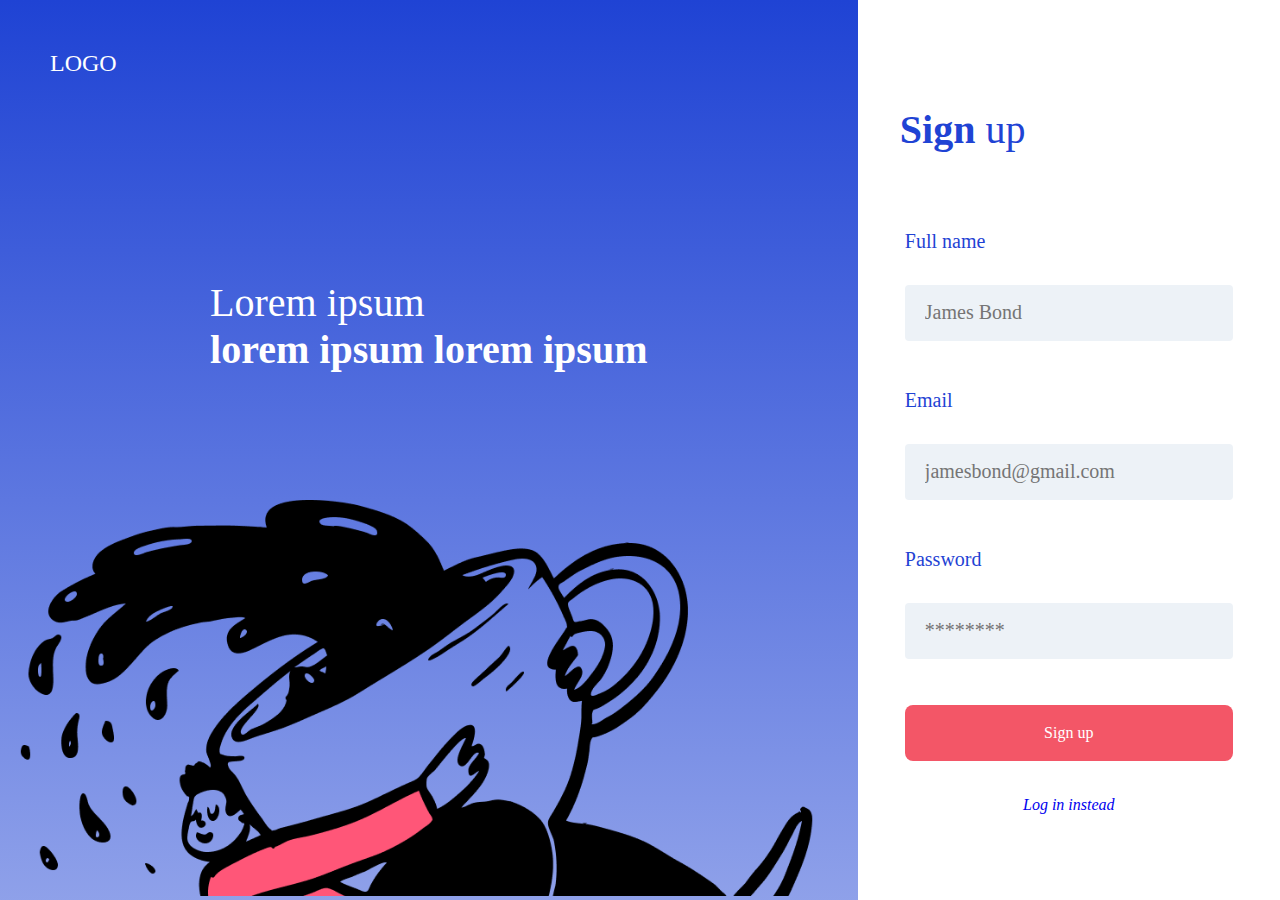
<file: index.html>
<!DOCTYPE html>
<html lang="en">
<head>
    <meta charset="UTF-8">
    <meta http-equiv="X-UA-Compatible" content="IE=edge">
    <meta name="viewport" content="width=device-width, initial-scale=1.0">
    <link rel="stylesheet" href="./styles.css">
    <title>Signup</title>
</head>
<body>
    <main>
       <section class="info">
        <h1>LOGO</h1>
        
            <p>Lorem ipsum <br><span class="emphasis">lorem ipsum lorem ipsum</span></p>
            <figure>
                <img src="./image/coffee 1.png" alt="">
            </figure>
        
       </section>
       <section class="white">
        <div class="signup">
            <h2>Sign <span class="de-emphasis">up</span></h2>
            <form action="">
                <label for="fname">Full name</label>
                <input type="text" id="fname" placeholder="James Bond">
                <label for="email">Email</label>
                <input type="email" id="email" placeholder="jamesbond@gmail.com">
                <label for="password">Password</label>
                <input type="password" id="password" placeholder="********">
                <button>Sign up</button>
            </form>
            <p class="login"><a href="./login.html">Log in instead</a></p>
        </div>
       </section>
    </main>
</body>
</html>
</file>
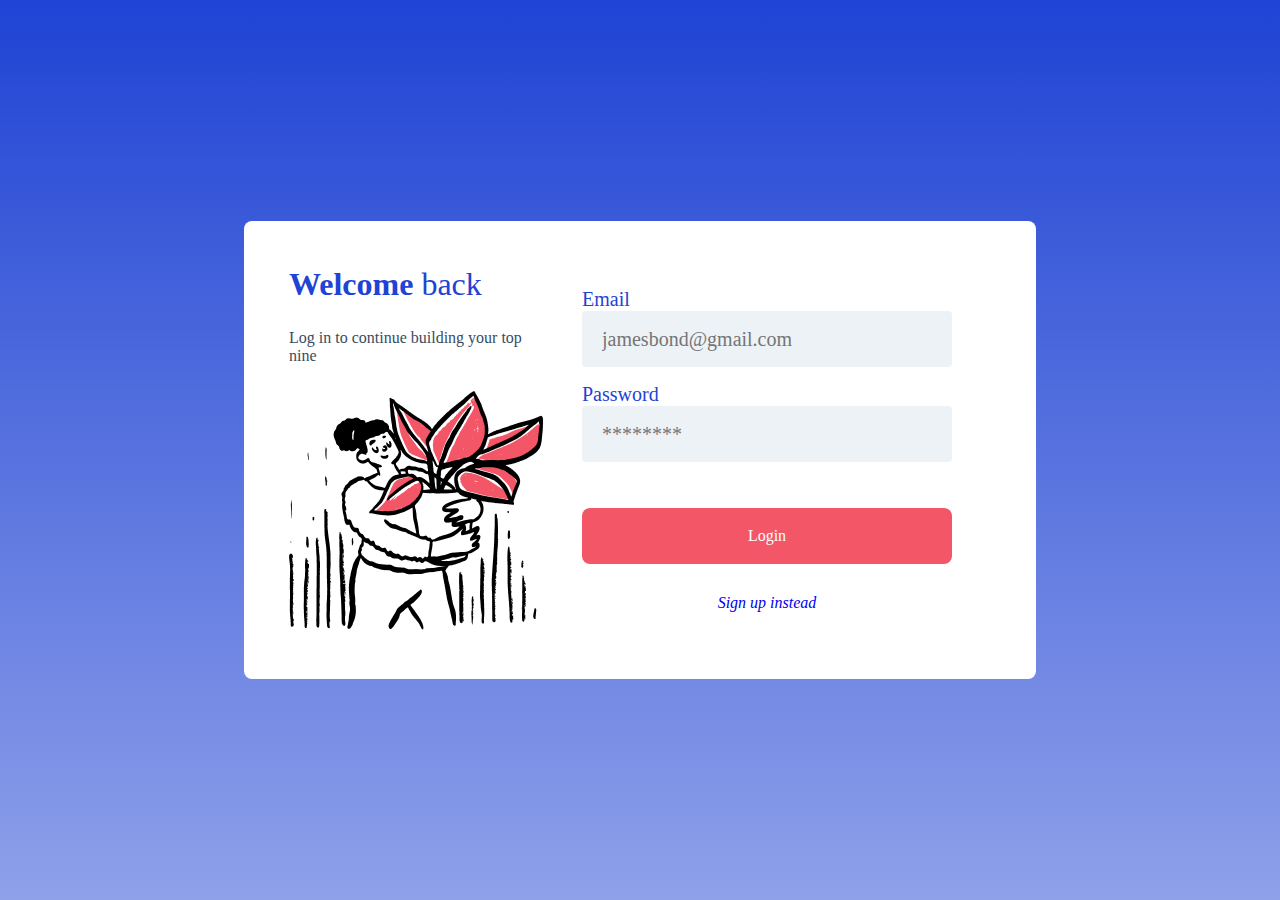
<file: login.html>
<!DOCTYPE html>
<html lang="en">
<head>
    <meta charset="UTF-8">
    <meta http-equiv="X-UA-Compatible" content="IE=edge">
    <meta name="viewport" content="width=device-width, initial-scale=1.0">
    <link rel="stylesheet" href="./login.css">
    <title>login</title>
</head>
<body>
    <main>
        <div class="log-box">
            <div class="illustration">
                <h2>Welcome <span class="de-emphasis">back</span></h2>

                <p>Log in to continue building your top nine</p>
                <figure>
                    <img src="./image/plant.png" alt="">
                </figure>
            </div>
            <form action="">
                <label for="">Email</label>
                <input type="email" id="email" placeholder="jamesbond@gmail.com">
                <label for="">Password</label>
                <input type="password" id="password" placeholder="********">
                <button>Login</button>

                <p class="login"><a href="./index.html">Sign up instead</a></p>
            </form>
        </div>
    </main>
</body>
</html>
</file>
<file: styles.css>
* {
    font-family: ubuntu;
    box-sizing: border-box;
    margin: 0;
    padding: 0;
}

body {
    width: 100%;
    height: 100%;
    margin: 0;
    padding: 0;
    background: linear-gradient(180deg, #1F43D4 0%, rgba(31, 67, 212, 0.5) 100%) no-repeat;
}

main {
    margin: 0;
    padding: 0;
    display: flex;
    flex-direction: row;
}

.info {
    width: 67%;
    height: 100vh;
    padding-top: 50px;
    color: #ffffff;
    display: flex;
    flex-direction: column;
    justify-content: space-between;
}

.info h1 {
    font-weight: 500;
    font-size: 24px;
    margin-left: 50px;
}

.info p {
    position: relative;
    font-weight: 400;
    font-size: 40px;
    align-self: center;
    padding-top: 100px;
}

.emphasis {
    font-weight: 600;
}

figure {
    width: 100%;
}

img {
    width: 100%;
}

.white {
    width: 33%;
    height: 100vh;
    background: #ffffff;
}

.signup {
    width: 80%;
    margin: auto;
    padding-top: 25%;
}

.signup h2 {
    font-weight: 700;
    font-size: 40px;
    color: #1F43D4;
    padding-bottom: 40px;
}

.de-emphasis {
    font-weight: 400;
}

form {
    display: flex;
    flex-direction: column;
    padding: 5px;
}

label {
    padding: 32px 0;
    font-weight: 400;
    font-size: 20px;
    color: #1F43D4;
}

input {
    height: 56px;
    margin-bottom: 16px;
    border: none;
    background: #EDF2F7;
    border-radius: 4px;
    padding: 20px;
    font-weight: 400;
    font-size: 20px;
}

button {
    height: 56px;
    background: #F35667;
    color: #ffffff;
    font-weight: 500;
    font-size: 16px;
    border: none;
    border-radius: 8px;
    margin-top: 30px;
    margin-bottom: 30px;
}

.login {
    text-align: center;
    font-style: italic;
}

.login a {
    text-decoration: none;
}

@media (max-width: 780px) {
    
    main {
        display: flex;
        justify-content: center;
    }

    .white {
        width: 100%;
    }

    .signup {
        padding-top: 20%;
    }

    .info {
        display: none;
    }
}
</file>
<file: login.css>
* {
    font-family: ubuntu;
    box-sizing: border-box;
    margin: 0;
    padding: 0;
}

body {
    height: 100vh;
    background: linear-gradient(180deg, #1F43D4 0%, rgba(31, 67, 212, 0.5) 100%) no-repeat;
    display: flex;
    justify-content: center;
    align-items: center;
}

.log-box {
    background-color: #ffffff;
    margin: auto;
    display: flex;
    flex-direction: row;
    padding: 45px;
    border-radius: 8px;
    width: 792px;
    height: 458px;
}

.illustration {
    display: flex;
    flex-direction: column;
    justify-content: space-between;
}

.illustration h2 {
    font-weight: 700;
    font-size: 32px;
    color: #1F43D4;
}

.de-emphasis {
    font-weight: 400;
}

.illustration p {
    font-weight: 500;
    font-size: 16px;
    width: 246px;
    color: #374B61;
}

form {
    display: flex;
    flex-direction: column;
    justify-content: space-between;
    margin: auto;
    width: 370px;
}

label {
    font-weight: 400;
    font-size: 20px;
    color: #1F43D4;
}

input {
    height: 56px;
    margin-bottom: 16px;
    border: none;
    background: #EDF2F7;
    border-radius: 4px;
    padding: 20px;
    font-weight: 400;
    font-size: 20px;
}

button {
    height: 56px;
    background: #F35667;
    color: #ffffff;
    font-weight: 500;
    font-size: 16px;
    border: none;
    border-radius: 8px;
    margin-top: 30px;
    margin-bottom: 30px;
}

.login {
    text-align: center;
    font-style: italic;
}

.login a {
    text-decoration: none;
}

@media (max-width: 795px) {

    .log-box {
        display: flex;
        width: 100vw;
        height: 100vh;
        justify-content: center;
        align-items: center;
    }

    form {
        width: 100vw;
    }

    .illustration {
        display: none;
    }
}
</file>
